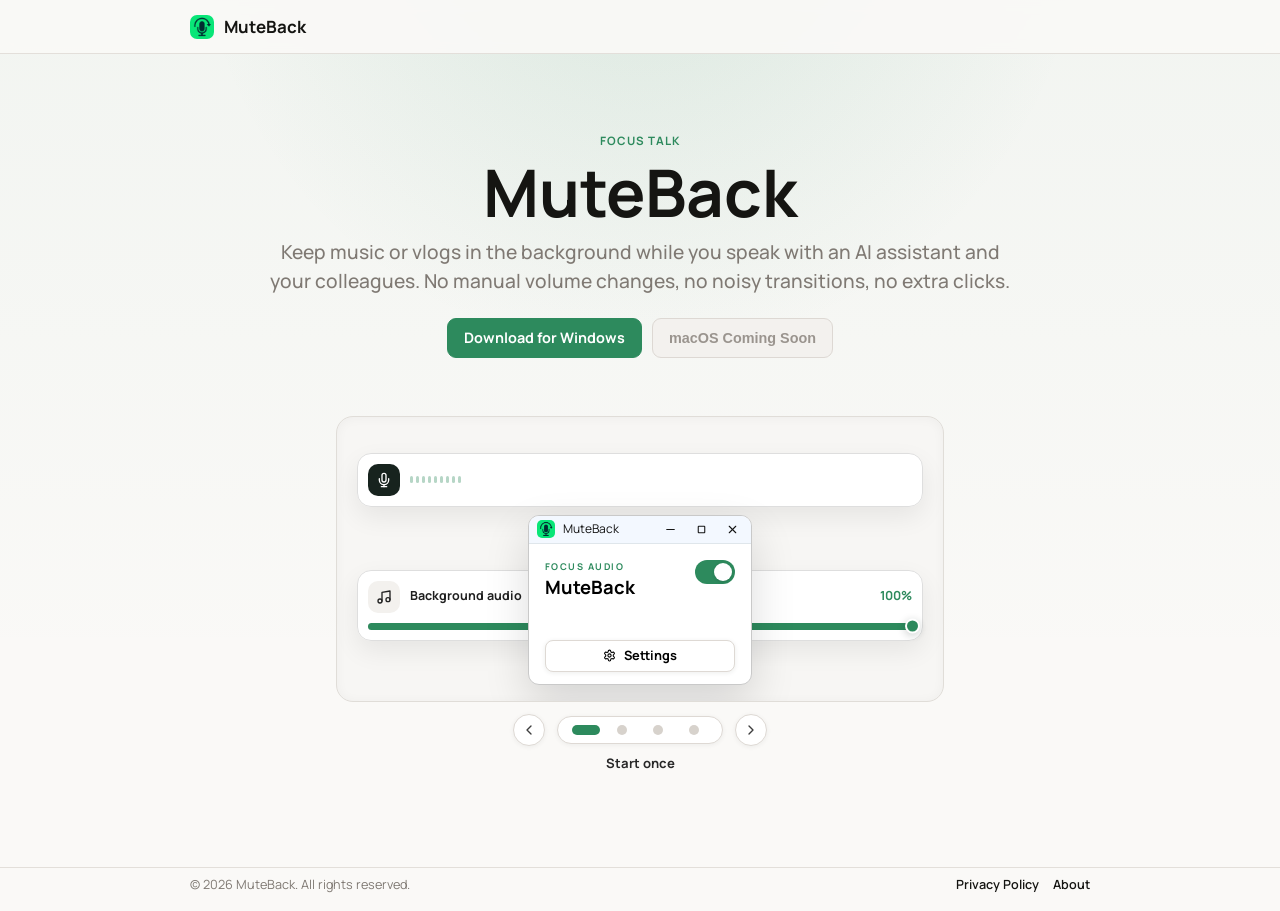
<file: site/index.html>
<!doctype html>
<html lang="en">
  <head>
    <meta charset="UTF-8" />
    <meta name="viewport" content="width=device-width, initial-scale=1.0" />
    <title>MuteBack</title>
    <meta
      name="description"
      content="MuteBack automatically lowers background audio when you speak and restores it smoothly."
    />
    <link rel="icon" type="image/png" sizes="32x32" href="./assets/favicon-32.png" />
    <link rel="icon" type="image/png" sizes="16x16" href="./assets/favicon-16.png" />
    <link rel="apple-touch-icon" href="./assets/apple-touch-icon.png" />
    <link rel="stylesheet" href="./styles.css" />
    <script src="./demo.js" defer></script>
  </head>
  <body>
    <header class="site-header">
      <div class="bar-inner">
        <a class="brand" href="#top" aria-label="MuteBack home">
          <img src="./assets/muteback-icon.png" alt="" />
          <span>MuteBack</span>
        </a>
      </div>
    </header>

    <main id="top">
      <section class="hero section">
        <div class="container">
          <p class="eyebrow">Focus Talk</p>
          <h1>MuteBack</h1>
          <p class="lead">
            Keep music or vlogs in the background while you speak with an AI assistant and your colleagues. No manual
            volume changes, no noisy transitions, no extra clicks.
          </p>
          <div class="cta-row" id="get-started">
            <a class="button primary" href="https://github.com/MuteBack/app/releases/latest/download/MuteBack_x64.exe">Download for Windows</a>
            <button type="button" class="button secondary" disabled>macOS Coming Soon</button>
          </div>
        </div>
      </section>

      <section class="demo-section" aria-label="MuteBack interactive audio ducking demo">
        <div class="demo-shell" data-demo data-step="0">
          <div class="demo-stage" aria-hidden="true">
            <div class="voice-card">
              <div class="voice-icon">
                <svg viewBox="0 0 24 24" aria-hidden="true">
                  <path d="M12 2a3 3 0 0 0-3 3v7a3 3 0 0 0 6 0V5a3 3 0 0 0-3-3Z" />
                  <path d="M19 10v2a7 7 0 0 1-14 0v-2" />
                  <path d="M12 19v3" />
                  <path d="M8 22h8" />
                </svg>
              </div>
              <div class="waveform">
                <span style="--bar-height: 8px; --delay: 0ms"></span>
                <span style="--bar-height: 16px; --delay: 35ms"></span>
                <span style="--bar-height: 24px; --delay: 70ms"></span>
                <span style="--bar-height: 13px; --delay: 105ms"></span>
                <span style="--bar-height: 30px; --delay: 140ms"></span>
                <span style="--bar-height: 18px; --delay: 175ms"></span>
                <span style="--bar-height: 10px; --delay: 210ms"></span>
                <span style="--bar-height: 25px; --delay: 245ms"></span>
                <span style="--bar-height: 15px; --delay: 280ms"></span>
              </div>
            </div>

            <div class="music-card">
              <div class="music-row">
                <div class="music-icon">
                  <svg viewBox="0 0 24 24" aria-hidden="true">
                    <path d="M9 18V5l12-2v13" />
                    <circle cx="6" cy="18" r="3" />
                    <circle cx="18" cy="16" r="3" />
                  </svg>
                </div>
                <div class="music-title">Background audio</div>
                <div class="music-volume" data-demo-volume>100%</div>
              </div>
              <div class="music-meter">
                <div class="music-fill"></div>
                <div class="music-knob"></div>
              </div>
            </div>

            <div class="app-window-wrap">
              <div class="window-chrome app-window">
                <div class="window-titlebar">
                  <div class="window-title">
                    <img class="demo-logo" src="./assets/muteback-icon.png" alt="" aria-hidden="true" />
                    <span>MuteBack</span>
                  </div>
                  <div class="window-actions" aria-hidden="true">
                    <svg viewBox="0 0 24 24"><path d="M5 12h14" /></svg>
                    <svg viewBox="0 0 24 24"><rect x="6" y="6" width="12" height="12" rx="1" /></svg>
                    <svg viewBox="0 0 24 24"><path d="M18 6 6 18" /><path d="m6 6 12 12" /></svg>
                  </div>
                </div>
                <div class="app-window-body">
                  <div class="app-window-head">
                    <div>
                      <div class="app-kicker">Focus Audio</div>
                      <div class="app-title">MuteBack</div>
                    </div>
                    <div class="demo-toggle" aria-hidden="true"><span></span></div>
                  </div>
                  <div class="settings-button">
                    <svg viewBox="0 0 24 24" aria-hidden="true">
                      <path d="M12.22 2h-.44a2 2 0 0 0-2 2v.18a2 2 0 0 1-1 1.73l-.43.25a2 2 0 0 1-2 0l-.15-.08a2 2 0 0 0-2.73.73l-.22.38a2 2 0 0 0 .73 2.73l.15.1a2 2 0 0 1 1 1.72v.51a2 2 0 0 1-1 1.74l-.15.09a2 2 0 0 0-.73 2.73l.22.38a2 2 0 0 0 2.73.73l.15-.08a2 2 0 0 1 2 0l.43.25a2 2 0 0 1 1 1.73V20a2 2 0 0 0 2 2h.44a2 2 0 0 0 2-2v-.18a2 2 0 0 1 1-1.73l.43-.25a2 2 0 0 1 2 0l.15.08a2 2 0 0 0 2.73-.73l.22-.38a2 2 0 0 0-.73-2.73l-.15-.09a2 2 0 0 1-1-1.74v-.51a2 2 0 0 1 1-1.72l.15-.1a2 2 0 0 0 .73-2.73l-.22-.38a2 2 0 0 0-2.73-.73l-.15.08a2 2 0 0 1-2 0l-.43-.25a2 2 0 0 1-1-1.73V4a2 2 0 0 0-2-2Z" />
                      <circle cx="12" cy="12" r="3" />
                    </svg>
                    <span>Settings</span>
                  </div>
                </div>
              </div>
            </div>

            <div class="ducking-badge">Ducking to 10%</div>

            <div class="tray-pill">
              <span class="tray-caret">^</span>
              <span class="tray-logo-wrap">
                <img class="tray-logo" src="./assets/muteback-icon.png" alt="" aria-hidden="true" />
                <span class="tray-status"></span>
              </span>
              <svg class="tray-volume" viewBox="0 0 24 24" aria-hidden="true">
                <path d="M11 5 6 9H2v6h4l5 4V5Z" />
                <path d="M15.54 8.46a5 5 0 0 1 0 7.07" />
                <path d="M19.07 4.93a10 10 0 0 1 0 14.14" />
              </svg>
              <span class="tray-time">10:24</span>
            </div>
          </div>

          <div class="demo-controls" aria-label="Demo controls">
            <button class="demo-arrow" type="button" data-demo-prev aria-label="Previous step">
              <svg viewBox="0 0 24 24" aria-hidden="true"><path d="m15 18-6-6 6-6" /></svg>
            </button>
            <div class="demo-dots" aria-label="Demo steps">
              <button type="button" data-demo-dot="0" aria-label="Start once"><span></span></button>
              <button type="button" data-demo-dot="1" aria-label="Runs quietly"><span></span></button>
              <button type="button" data-demo-dot="2" aria-label="Audio ducks"><span></span></button>
              <button type="button" data-demo-dot="3" aria-label="Sound returns"><span></span></button>
            </div>
            <button class="demo-arrow" type="button" data-demo-next aria-label="Next step">
              <svg viewBox="0 0 24 24" aria-hidden="true"><path d="m9 18 6-6-6-6" /></svg>
            </button>
          </div>

          <p class="demo-caption" aria-live="polite" data-demo-caption>Start once</p>
        </div>
      </section>
    </main>

    <footer class="site-footer">
      <div class="bar-inner">
        <p class="footer-copy">&copy; 2026 MuteBack. All rights reserved.</p>
        <nav class="footer-links" aria-label="Footer">
          <a href="./privacy.html">Privacy Policy</a>
          <a href="./about.html">About</a>
        </nav>
      </div>
    </footer>
  </body>
</html>
</file>
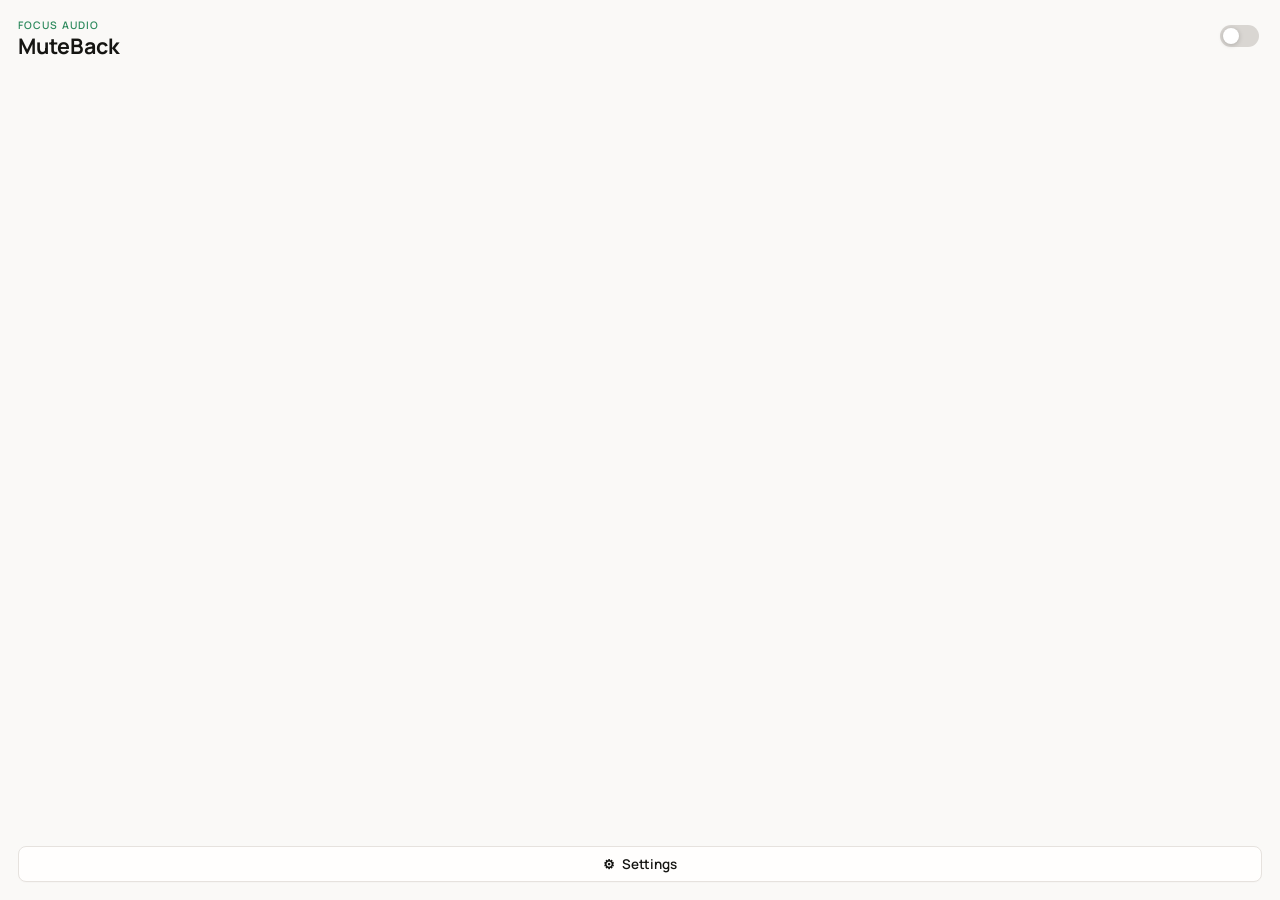
<file: ui/index.html>
<!doctype html>
<html lang="en">
  <head>
    <meta charset="UTF-8" />
    <meta name="viewport" content="width=device-width, initial-scale=1.0" />
    <title>MuteBack</title>
    <link rel="icon" type="image/png" href="./muteback-icon.png" />
    <link rel="stylesheet" href="./styles.css" />
  </head>
  <body>
    <main class="app-shell">
      <section class="home-page" id="home-page">
        <div class="window-frame home-frame">
          <div class="home-content">
            <div class="hero-row">
              <div>
                <p class="eyebrow">Focus Audio</p>
                <h1>MuteBack</h1>
              </div>
              <label class="switch-only" aria-label="Enable MuteBack">
                <input id="app-enabled" type="checkbox" />
              </label>
            </div>

            <button type="button" class="settings-link" id="open-settings">
              <span aria-hidden="true">&#9881;</span>
              Settings
            </button>
          </div>
        </div>
      </section>

      <section class="settings-page" id="settings-page" hidden>
        <div class="window-frame settings-frame">
          <div class="settings-scroll">
            <header class="page-header">
              <button type="button" class="back-button" id="close-settings" aria-label="Back">
                &lsaquo;
              </button>
              <div>
                <p class="eyebrow">Controls</p>
                <h2 id="settings-title">Settings</h2>
              </div>
            </header>

            <div class="settings-section">
              <p class="section-label">Input</p>
              <section class="settings-card input-card">
                <span>Microphone</span>
                <select id="microphone-select"></select>
              </section>
            </div>

            <div class="settings-section">
              <p class="section-label">Detection</p>
              <section class="settings-card sensitivity-card">
                <div class="quick-row">
                  <div>
                    <h3>Voice Pickup</h3>
                    <p>Quieter or farther speech</p>
                  </div>
                  <output class="meter-value" id="voice-sensitivity-value">65%</output>
                </div>
                <input
                  id="voice-sensitivity"
                  class="range"
                  type="range"
                  min="0"
                  max="100"
                  step="1"
                />
                <div class="sensitivity-scale" aria-hidden="true">
                  <span>Strict</span>
                  <span>Balanced</span>
                  <span>Sensitive</span>
                </div>
              </section>
            </div>

            <div class="settings-section">
              <p class="section-label">Manual Restore</p>
              <section class="settings-card manual-restore-card">
                <label class="toggle-row">
                  <span>
                    <strong>Manual Restore</strong>
                    <small>Keep audio low until I press restore</small>
                  </span>
                  <input id="manual-restore" type="checkbox" />
                </label>
              </section>
            </div>

            <div class="settings-section">
              <p class="section-label">Restore</p>
              <section class="settings-card restore-delay-card">
                <div class="setting-row">
                  <div>
                    <h3>Restore Delay</h3>
                    <p>After speech stops</p>
                  </div>
                  <label class="compact-number">
                    <span>Delay</span>
                    <input id="restore-delay-ms" type="number" min="0" max="10000" step="100" />
                  </label>
                </div>
              </section>
            </div>

            <div class="settings-section">
              <p class="section-label">Ducking</p>
              <section class="settings-card ducking-card">
                <div class="quick-row">
                  <div>
                    <h3>Level</h3>
                    <p>Background volume while speaking</p>
                  </div>
                  <output class="meter-value" id="duck-level-value">10%</output>
                </div>
                <input id="duck-level" class="range" type="range" min="0" max="100" step="1" />
              </section>
            </div>

            <div class="settings-section">
              <p class="section-label">Transition</p>
              <section class="settings-card transition-card">
                <div class="setting-row">
                  <div>
                    <h3>Mode</h3>
                    <p>Background audio movement</p>
                  </div>
                  <div class="segmented" role="group" aria-label="Transition">
                    <button type="button" class="segment" data-transition="smooth">Smooth</button>
                    <button type="button" class="segment" data-transition="instant">Instant</button>
                  </div>
                </div>

                <div class="timing-grid" id="timing-grid">
                  <label>
                    <span>Fade Down</span>
                    <input id="duck-fade-ms" type="number" min="0" max="2000" step="10" />
                  </label>
                  <label>
                    <span>Fade Up</span>
                    <input id="restore-fade-ms" type="number" min="0" max="3000" step="10" />
                  </label>
                </div>
              </section>
            </div>

            <div class="settings-summary" hidden>
              <div>
                <span>Restore</span>
                <strong id="restore-mode-label">Automatic</strong>
              </div>
              <div>
                <span>Voice Match</span>
                <strong id="voice-match-label">Off</strong>
              </div>
              <div>
                <span>Microphone</span>
                <strong id="microphone-label">Default</strong>
              </div>
            </div>
          </div>
        </div>
      </section>
    </main>

    <script type="module" src="./main.js"></script>
  </body>
</html>
</file>
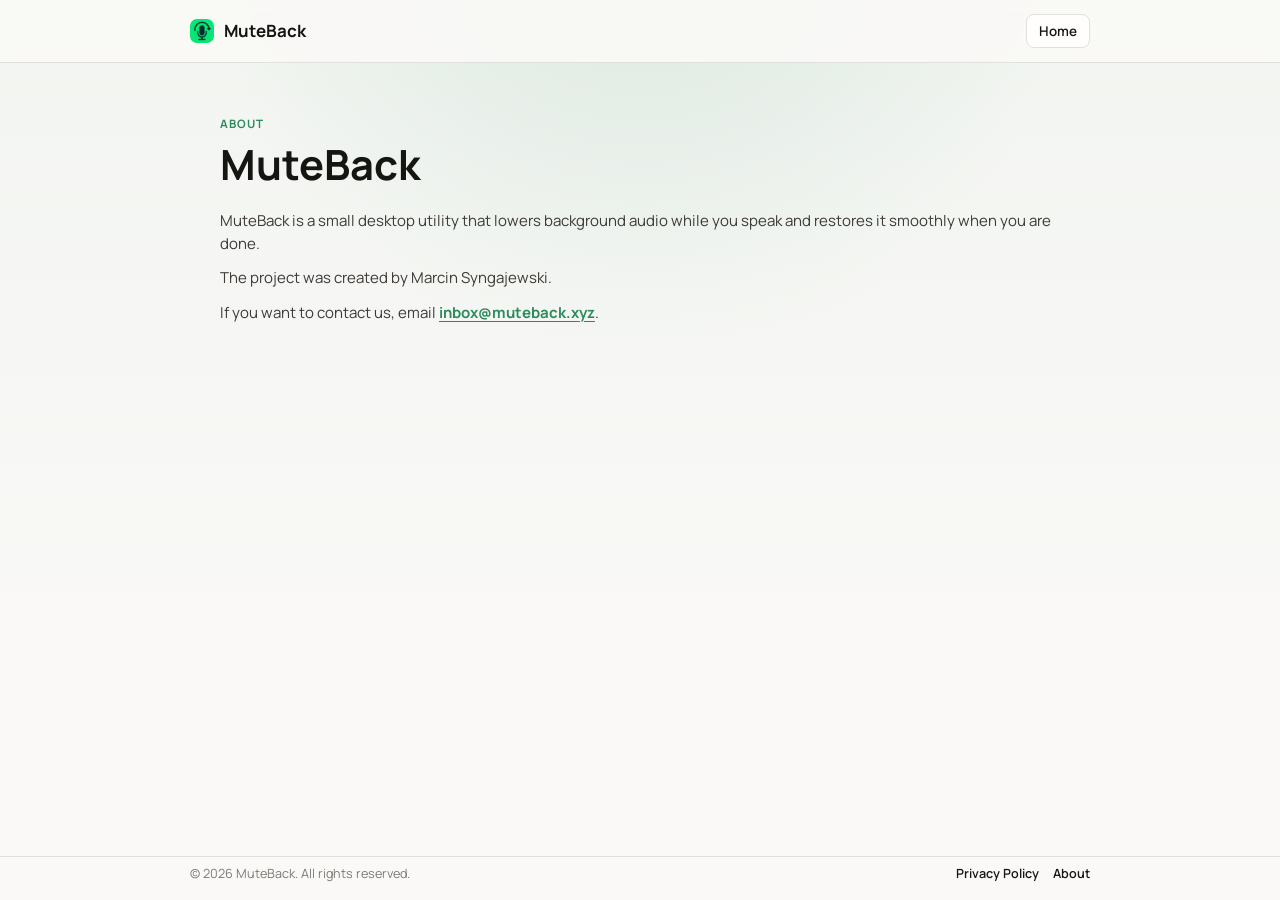
<file: site/about.html>
<!doctype html>
<html lang="en">
  <head>
    <meta charset="UTF-8" />
    <meta name="viewport" content="width=device-width, initial-scale=1.0" />
    <title>About MuteBack</title>
    <meta name="description" content="About MuteBack and contact information." />
    <link rel="icon" type="image/png" sizes="32x32" href="./assets/favicon-32.png" />
    <link rel="icon" type="image/png" sizes="16x16" href="./assets/favicon-16.png" />
    <link rel="apple-touch-icon" href="./assets/apple-touch-icon.png" />
    <link rel="stylesheet" href="./styles.css" />
  </head>
  <body class="text-page">
    <header class="site-header">
      <div class="bar-inner">
        <a class="brand" href="./index.html" aria-label="MuteBack home">
          <img src="./assets/muteback-icon.png" alt="" />
          <span>MuteBack</span>
        </a>
        <a class="header-link" href="./index.html">Home</a>
      </div>
    </header>

    <main class="page-main">
      <div class="page-container">
        <p class="eyebrow">About</p>
        <h1 class="page-title">MuteBack</h1>
        <div class="about-copy">
          <p>
            MuteBack is a small desktop utility that lowers background audio while you speak and
            restores it smoothly when you are done.
          </p>
          <p>The project was created by Marcin Syngajewski.</p>
          <p>
            If you want to contact us, email
            <a href="mailto:inbox@muteback.xyz">inbox@muteback.xyz</a>.
          </p>
        </div>
      </div>
    </main>

    <footer class="site-footer">
      <div class="bar-inner">
        <p class="footer-copy">&copy; 2026 MuteBack. All rights reserved.</p>
        <nav class="footer-links" aria-label="Footer">
          <a href="./privacy.html">Privacy Policy</a>
          <a href="./about.html">About</a>
        </nav>
      </div>
    </footer>
  </body>
</html>
</file>
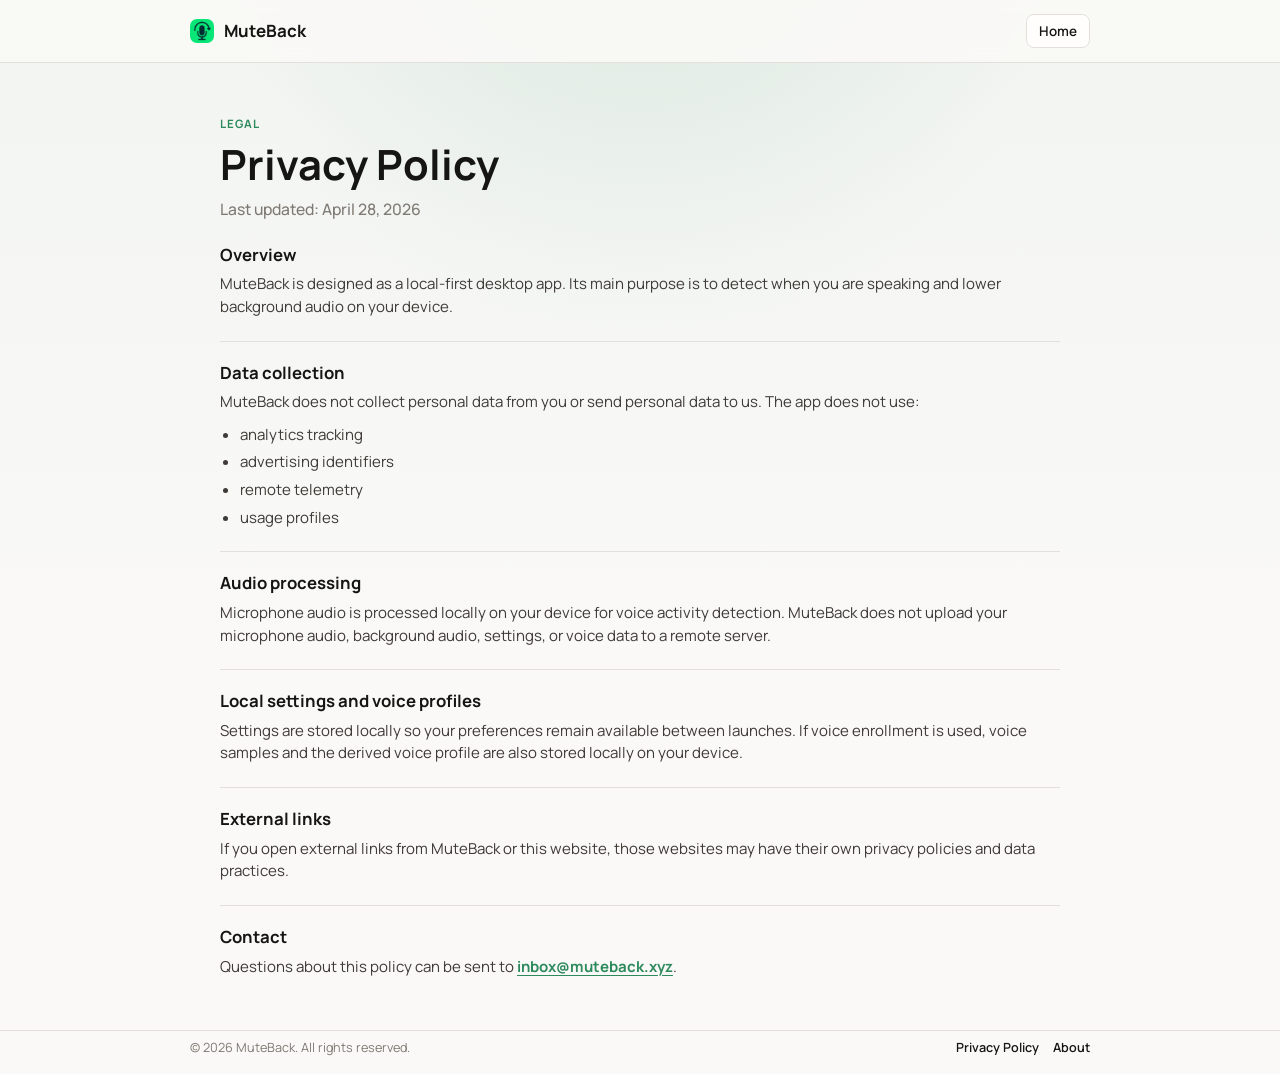
<file: site/privacy.html>
<!doctype html>
<html lang="en">
  <head>
    <meta charset="UTF-8" />
    <meta name="viewport" content="width=device-width, initial-scale=1.0" />
    <title>MuteBack Privacy Policy</title>
    <meta
      name="description"
      content="MuteBack Privacy Policy. Minimal and local-first data handling."
    />
    <link rel="icon" type="image/png" sizes="32x32" href="./assets/favicon-32.png" />
    <link rel="icon" type="image/png" sizes="16x16" href="./assets/favicon-16.png" />
    <link rel="apple-touch-icon" href="./assets/apple-touch-icon.png" />
    <link rel="stylesheet" href="./styles.css" />
  </head>
  <body class="text-page">
    <header class="site-header">
      <div class="bar-inner">
        <a class="brand" href="./index.html" aria-label="MuteBack home">
          <img src="./assets/muteback-icon.png" alt="" />
          <span>MuteBack</span>
        </a>
        <a class="header-link" href="./index.html">Home</a>
      </div>
    </header>

    <main class="page-main">
      <div class="page-container">
        <p class="eyebrow">Legal</p>
        <h1 class="page-title">Privacy Policy</h1>
        <p class="page-lead">Last updated: April 28, 2026</p>

        <article class="legal-document">
          <section class="legal-section">
            <h2>Overview</h2>
            <p>
              MuteBack is designed as a local-first desktop app. Its main purpose is to detect when
              you are speaking and lower background audio on your device.
            </p>
          </section>

          <section class="legal-section">
            <h2>Data collection</h2>
            <p>
              MuteBack does not collect personal data from you or send personal data to us. The app
              does not use:
            </p>
            <ul>
              <li>analytics tracking</li>
              <li>advertising identifiers</li>
              <li>remote telemetry</li>
              <li>usage profiles</li>
            </ul>
          </section>

          <section class="legal-section">
            <h2>Audio processing</h2>
            <p>
              Microphone audio is processed locally on your device for voice activity detection.
              MuteBack does not upload your microphone audio, background audio, settings, or voice
              data to a remote server.
            </p>
          </section>

          <section class="legal-section">
            <h2>Local settings and voice profiles</h2>
            <p>
              Settings are stored locally so your preferences remain available between launches. If
              voice enrollment is used, voice samples and the derived voice profile are also stored
              locally on your device.
            </p>
          </section>

          <section class="legal-section">
            <h2>External links</h2>
            <p>
              If you open external links from MuteBack or this website, those websites may have
              their own privacy policies and data practices.
            </p>
          </section>

          <section class="legal-section">
            <h2>Contact</h2>
            <p>
              Questions about this policy can be sent to
              <a href="mailto:inbox@muteback.xyz">inbox@muteback.xyz</a>.
            </p>
          </section>
        </article>
      </div>
    </main>

    <footer class="site-footer">
      <div class="bar-inner">
        <p class="footer-copy">&copy; 2026 MuteBack. All rights reserved.</p>
        <nav class="footer-links" aria-label="Footer">
          <a href="./privacy.html">Privacy Policy</a>
          <a href="./about.html">About</a>
        </nav>
      </div>
    </footer>
  </body>
</html>
</file>
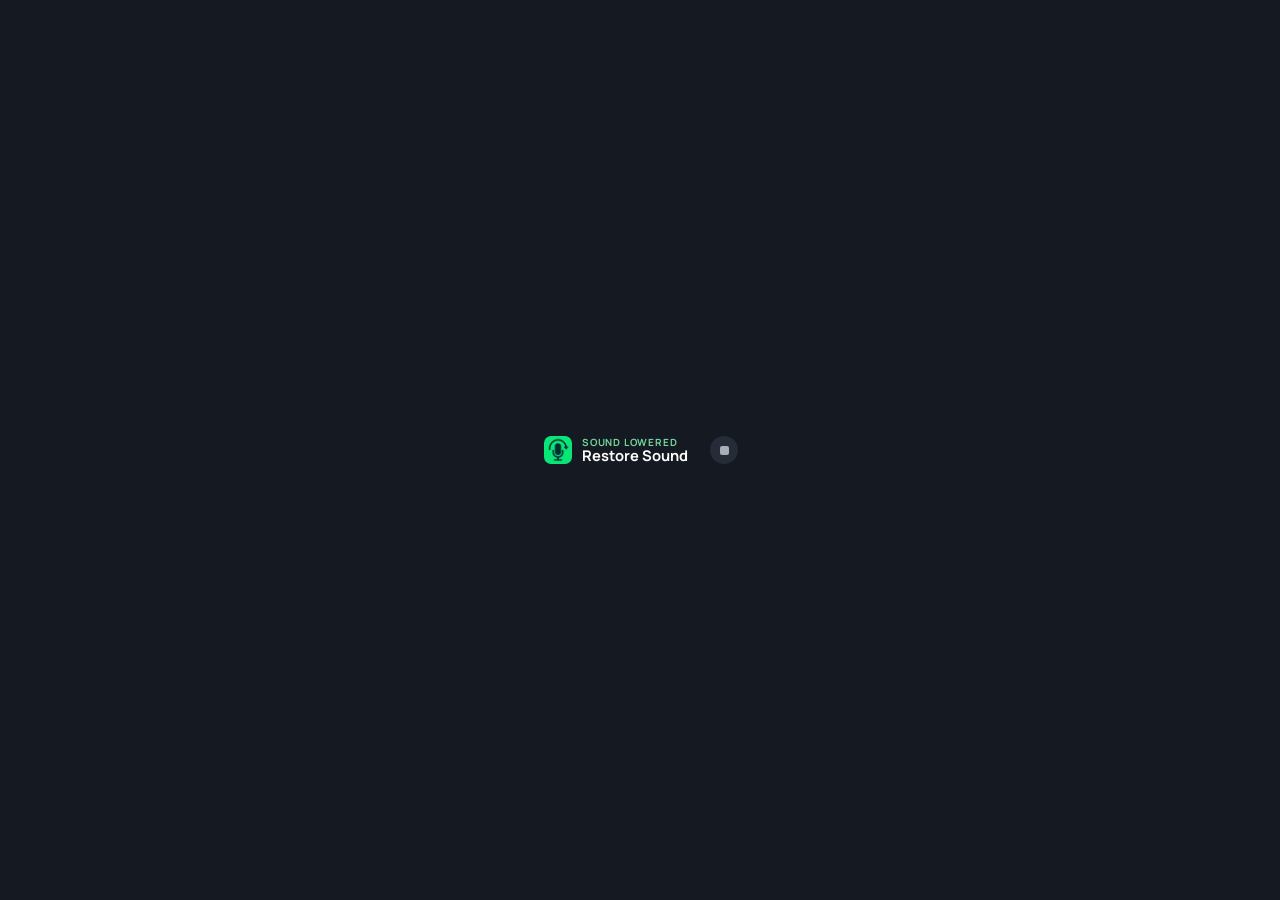
<file: ui/restore.html>
<!doctype html>
<html lang="en" class="restore-document">
  <head>
    <meta charset="UTF-8" />
    <meta name="viewport" content="width=device-width, initial-scale=1.0" />
    <title>Restore Sound</title>
    <link rel="icon" type="image/png" href="./muteback-icon.png" />
    <link rel="stylesheet" href="./styles.css" />
  </head>
  <body class="restore-body">
    <main class="restore-window">
      <button type="button" class="restore-pill" id="restore-sound">
        <img class="restore-icon" src="./muteback-icon.png" alt="" aria-hidden="true" />
        <span>
          <small>Sound Lowered</small>
          <strong class="restore-label" id="restore-label">Restore Sound</strong>
        </span>
        <span class="restore-stop" aria-hidden="true"></span>
      </button>
    </main>

    <script type="module" src="./restore.js"></script>
  </body>
</html>
</file>
<file: site/styles.css>
@font-face {
  font-family: "Manrope";
  font-style: normal;
  font-weight: 400;
  font-display: swap;
  src: url("./fonts/Manrope-400.woff2") format("woff2");
}

@font-face {
  font-family: "Manrope";
  font-style: normal;
  font-weight: 500;
  font-display: swap;
  src: url("./fonts/Manrope-500.woff2") format("woff2");
}

@font-face {
  font-family: "Manrope";
  font-style: normal;
  font-weight: 600;
  font-display: swap;
  src: url("./fonts/Manrope-600.woff2") format("woff2");
}

@font-face {
  font-family: "Manrope";
  font-style: normal;
  font-weight: 700;
  font-display: swap;
  src: url("./fonts/Manrope-700.woff2") format("woff2");
}

:root {
  --bg: #faf9f7;
  --surface: #fffefd;
  --line: #e3dfda;
  --text: #151512;
  --muted: #7f7973;
  --accent: #2d8a5d;
  --accent-soft: #f1f9f4;
}

* {
  box-sizing: border-box;
}

html,
body {
  margin: 0;
  width: 100%;
  min-height: 100%;
}

body {
  font-family: "Manrope", "Segoe UI", sans-serif;
  color: var(--text);
  background:
    radial-gradient(circle at 50% -10%, rgba(45, 138, 93, 0.12), transparent 28rem),
    linear-gradient(180deg, rgba(45, 138, 93, 0.04), rgba(45, 138, 93, 0) 42rem),
    linear-gradient(var(--bg), var(--bg));
  line-height: 1.5;
  display: flex;
  flex-direction: column;
  min-height: 100svh;
}

main {
  flex: 1;
}

.site-header {
  position: sticky;
  top: 0;
  z-index: 10;
  width: 100%;
  padding: 14px clamp(18px, 4vw, 42px);
  border-bottom: 1px solid var(--line);
  background: rgba(250, 249, 247, 0.92);
  backdrop-filter: blur(6px);
}

.bar-inner {
  display: flex;
  align-items: center;
  justify-content: space-between;
  gap: 10px;
  width: min(900px, 100%);
  margin: 0 auto;
}

.brand {
  display: inline-flex;
  align-items: center;
  gap: 10px;
  color: inherit;
  text-decoration: none;
}

.brand img {
  width: 24px;
  height: 24px;
  border-radius: 7px;
  object-fit: contain;
}

.brand span {
  font-size: 1.06rem;
  font-weight: 700;
}

.header-link {
  display: inline-flex;
  align-items: center;
  justify-content: center;
  min-height: 34px;
  padding: 0 12px;
  border: 1px solid var(--line);
  border-radius: 8px;
  background: var(--surface);
  color: var(--text);
  font-size: 0.84rem;
  font-weight: 600;
  text-decoration: none;
}

.section {
  width: 100%;
  padding: clamp(28px, 6vw, 70px) clamp(18px, 4vw, 42px);
}

.demo-section {
  width: 100%;
  padding: 0 clamp(18px, 4vw, 42px) clamp(44px, 7vw, 78px);
}

.demo-shell {
  position: relative;
  width: min(640px, 100%);
  margin: 0 auto;
  padding: clamp(12px, 2vw, 16px);
  overflow: hidden;
}

.demo-stage {
  position: relative;
  min-height: clamp(248px, 28vw, 286px);
  overflow: hidden;
  border: 1px solid #e0ddd8;
  border-radius: 17px;
  background: #f7f6f4;
  box-shadow: inset 0 1px 12px rgba(22, 34, 29, 0.04);
}

.voice-card,
.music-card {
  position: absolute;
  left: clamp(12px, 3vw, 20px);
  right: clamp(12px, 3vw, 20px);
  border: 1px solid #dedede;
  border-radius: 14px;
  background: rgba(255, 255, 255, 0.92);
  box-shadow: 0 10px 26px rgba(0, 0, 0, 0.07);
}

.voice-card {
  top: clamp(20px, 3.5vw, 36px);
  display: flex;
  align-items: center;
  gap: 10px;
  padding: 10px;
  backdrop-filter: blur(4px);
}

.voice-icon,
.music-icon {
  display: grid;
  width: 32px;
  height: 32px;
  place-items: center;
  border-radius: 10px;
  flex: 0 0 auto;
}

.voice-icon {
  background: #17231e;
  color: #ffffff;
}

.music-icon {
  background: #f3f1ee;
  color: #222222;
}

.voice-icon svg,
.music-icon svg,
.settings-button svg,
.tray-volume,
.demo-arrow svg,
.window-actions svg {
  width: 16px;
  height: 16px;
  fill: none;
  stroke: currentColor;
  stroke-width: 2;
  stroke-linecap: round;
  stroke-linejoin: round;
}

.waveform {
  display: flex;
  height: 32px;
  align-items: center;
  gap: 3px;
}

.waveform span {
  width: 3px;
  height: 7px;
  border-radius: 999px;
  background: var(--accent);
  opacity: 0.35;
  transition: opacity 160ms ease;
}

.demo-shell[data-step="2"] .waveform span {
  animation: demo-wave 720ms var(--delay) infinite;
}

.music-card {
  bottom: clamp(52px, 6vw, 60px);
  padding: 10px;
  background: rgba(255, 255, 255, 0.96);
}

.music-row {
  display: flex;
  align-items: center;
  gap: 10px;
  margin-bottom: 10px;
}

.music-title {
  flex: 1;
  color: #1f1f1f;
  font-size: 0.78rem;
  font-weight: 700;
}

.music-volume {
  width: 42px;
  color: var(--accent);
  font-size: 0.78rem;
  font-weight: 700;
  text-align: right;
}

.music-meter {
  position: relative;
  height: 7px;
  border-radius: 999px;
  background: #e5e1dc;
}

.music-fill {
  position: absolute;
  inset: 0 auto 0 0;
  width: 100%;
  border-radius: inherit;
  background: var(--accent);
  transition: width 260ms ease-in-out;
}

.music-knob {
  position: absolute;
  top: 50%;
  left: calc(100% - 7px);
  width: 15px;
  height: 15px;
  border: 2px solid #ffffff;
  border-radius: 999px;
  background: var(--accent);
  box-shadow: 0 2px 8px rgba(20, 32, 28, 0.22);
  transform: translateY(-50%);
  transition: left 260ms ease-in-out;
}

.demo-shell[data-step="2"] .music-fill {
  width: 10%;
  transition-duration: 180ms;
}

.demo-shell[data-step="2"] .music-knob {
  left: calc(10% - 7px);
  transition-duration: 180ms;
}

.app-window-wrap {
  position: absolute;
  top: clamp(88px, 10vw, 98px);
  left: 50%;
  width: min(224px, calc(100% - 36px));
  opacity: 0;
  pointer-events: none;
  transform: translate(-50%, 142px) scale(0.38);
  transform-origin: 80% 100%;
  transition:
    opacity 460ms ease,
    transform 560ms ease-in-out;
}

.demo-shell[data-step="0"] .app-window-wrap {
  opacity: 1;
  transform: translate(-50%, 0) scale(1);
}

.window-chrome {
  overflow: hidden;
  border: 1px solid #c9c9c9;
  border-radius: 11px;
  background: #ffffff;
  box-shadow: 0 18px 45px rgba(0, 0, 0, 0.14);
}

.window-titlebar {
  display: flex;
  height: 28px;
  align-items: center;
  justify-content: space-between;
  gap: 8px;
  border-bottom: 1px solid #dfe6eb;
  background: #f3f8ff;
  padding: 0 8px;
  color: #151515;
  font-size: 0.75rem;
}

.window-title {
  display: flex;
  align-items: center;
  gap: 8px;
  min-width: 0;
}

.demo-logo,
.tray-logo {
  display: block;
  border-radius: 5px;
  object-fit: contain;
}

.demo-logo {
  width: 18px;
  height: 18px;
  flex: 0 0 auto;
}

.window-actions {
  display: flex;
  align-items: center;
  gap: 18px;
  padding-right: 4px;
  color: #151515;
}

.window-actions svg {
  width: 13px;
  height: 13px;
}

.app-window-body {
  padding: 16px 16px 12px;
}

.app-window-head {
  display: flex;
  align-items: flex-start;
  justify-content: space-between;
  gap: 12px;
}

.app-kicker {
  color: var(--accent);
  font-size: 0.58rem;
  font-weight: 700;
  letter-spacing: 0.16em;
  text-transform: uppercase;
}

.app-title {
  margin-top: 4px;
  color: #000000;
  font-size: 1.15rem;
  font-weight: 700;
  letter-spacing: 0;
  line-height: 1.1;
}

.demo-toggle {
  position: relative;
  width: 40px;
  height: 24px;
  border-radius: 999px;
  background: var(--accent);
}

.demo-toggle span {
  position: absolute;
  top: 3px;
  left: 19px;
  width: 18px;
  height: 18px;
  border-radius: 50%;
  background: #ffffff;
  box-shadow: 0 1px 3px rgba(20, 32, 28, 0.16);
}

.settings-button {
  display: flex;
  height: 32px;
  align-items: center;
  justify-content: center;
  gap: 8px;
  margin-top: 42px;
  border: 1px solid #ded9d4;
  border-radius: 8px;
  background: #ffffff;
  color: #000000;
  font-size: 0.8rem;
  font-weight: 700;
  box-shadow: 0 1px 5px rgba(20, 32, 28, 0.08);
}

.settings-button svg {
  width: 13px;
  height: 13px;
}

.ducking-badge {
  position: absolute;
  top: clamp(100px, 10vw, 108px);
  right: clamp(12px, 3vw, 20px);
  opacity: 0;
  border: 1px solid #cde9d9;
  border-radius: 999px;
  background: #ffffff;
  padding: 6px 10px;
  color: var(--accent);
  font-size: 0.7rem;
  font-weight: 700;
  pointer-events: none;
  transform: translateY(8px);
  transition:
    opacity 180ms ease,
    transform 180ms ease;
  box-shadow: 0 1px 8px rgba(20, 32, 28, 0.08);
}

.demo-shell[data-step="2"] .ducking-badge {
  opacity: 1;
  transform: translateY(0);
}

.tray-pill {
  position: absolute;
  right: clamp(12px, 3vw, 18px);
  bottom: 14px;
  display: flex;
  height: 34px;
  align-items: center;
  gap: 7px;
  border: 1px solid #d2d2d2;
  border-radius: 10px;
  background: #fbfbfb;
  padding: 0 10px;
  opacity: 0;
  pointer-events: none;
  transform: translateY(10px) scale(0.96);
  transition:
    opacity 240ms ease,
    transform 240ms ease;
  box-shadow: 0 10px 28px rgba(0, 0, 0, 0.12);
}

.demo-shell[data-step="1"] .tray-pill,
.demo-shell[data-step="2"] .tray-pill,
.demo-shell[data-step="3"] .tray-pill {
  opacity: 1;
  transform: translateY(0) scale(1);
}

.tray-caret {
  color: #606060;
  font-size: 0.75rem;
  line-height: 1;
}

.tray-logo-wrap {
  position: relative;
  display: inline-grid;
  width: 20px;
  height: 20px;
  place-items: center;
  border-radius: 5px;
  transition: box-shadow 180ms ease;
}

.tray-logo {
  width: 20px;
  height: 20px;
}

.demo-shell[data-step="2"] .tray-logo-wrap {
  box-shadow: 0 0 0 7px rgba(47, 143, 99, 0.18);
}

.tray-status {
  position: absolute;
  top: -1px;
  right: -1px;
  width: 8px;
  height: 8px;
  border: 1px solid #ffffff;
  border-radius: 50%;
  background: var(--accent);
  opacity: 0;
}

.demo-shell[data-step="2"] .tray-status {
  opacity: 1;
}

.tray-volume {
  width: 14px;
  height: 14px;
  color: #606060;
}

.tray-time {
  color: #3d3d3d;
  font-size: 0.7rem;
  font-weight: 600;
}

.demo-controls {
  display: flex;
  align-items: center;
  justify-content: center;
  gap: 12px;
  margin-top: 12px;
}

.demo-arrow,
.demo-dots {
  border: 1px solid #ded9d4;
  background: #ffffff;
  box-shadow: 0 1px 5px rgba(20, 32, 28, 0.06);
}

.demo-arrow {
  display: grid;
  width: 32px;
  height: 32px;
  place-items: center;
  border-radius: 50%;
  color: #3d3d3d;
  cursor: pointer;
  transition:
    background 160ms ease,
    transform 160ms ease;
}

.demo-arrow:hover {
  background: #f7f6f4;
  transform: translateY(-1px);
}

.demo-arrow svg {
  width: 16px;
  height: 16px;
}

.demo-dots {
  display: flex;
  align-items: center;
  gap: 8px;
  border-radius: 999px;
  padding: 7px 14px;
}

.demo-dots button {
  display: grid;
  width: 28px;
  height: 12px;
  place-items: center;
  border: 0;
  background: transparent;
  padding: 0;
  cursor: pointer;
}

.demo-dots span {
  display: block;
  width: 10px;
  height: 10px;
  border-radius: 999px;
  background: #d7d2cc;
  transition:
    width 180ms ease,
    background 180ms ease;
}

.demo-dots button:hover span {
  background: #bdb7b0;
}

.demo-dots button[aria-pressed="true"] span {
  width: 28px;
  background: var(--accent);
}

.demo-caption {
  margin: 8px 0 0;
  color: #282828;
  font-size: 0.82rem;
  font-weight: 700;
  text-align: center;
}

.hero {
  min-height: 0;
  padding-top: clamp(46px, 8vw, 78px);
  padding-bottom: clamp(28px, 4.2vw, 42px);
}

.container {
  width: min(900px, 100%);
  margin: 0 auto;
}

.hero .container {
  width: min(760px, 100%);
  text-align: center;
}

.eyebrow {
  margin: 0 0 10px;
  color: var(--accent);
  font-size: 0.72rem;
  font-weight: 700;
  letter-spacing: 0.08em;
  text-transform: uppercase;
}

h1 {
  margin: 0;
  font-size: clamp(2.55rem, 6vw, 4.1rem);
  font-weight: 700;
  line-height: 0.98;
}

.lead {
  margin: 14px auto 0;
  max-width: 66ch;
  color: var(--muted);
  font-size: clamp(1.02rem, 2vw, 1.2rem);
  font-weight: 500;
}

.cta-row {
  display: flex;
  flex-wrap: wrap;
  justify-content: center;
  gap: 10px;
  margin-top: 22px;
}

.button {
  display: inline-flex;
  align-items: center;
  justify-content: center;
  min-height: 40px;
  padding: 0 16px;
  border-radius: 9px;
  font-size: 0.9rem;
  font-weight: 700;
  text-decoration: none;
}

.button.primary {
  border: 1px solid var(--accent);
  background: var(--accent);
  color: #ffffff;
}

.button.secondary {
  border: 1px solid var(--line);
  background: var(--surface);
  color: var(--text);
}

.button:disabled {
  cursor: not-allowed;
}

.button.secondary:disabled {
  border-color: #ddd8d3;
  background: #f3f1ee;
  color: #9a948e;
}

.site-footer {
  min-height: 44px;
  padding: 8px clamp(18px, 4vw, 42px);
  border-top: 1px solid var(--line);
  color: var(--muted);
  font-size: 0.79rem;
}

.site-footer p {
  margin: 0;
}

.footer-copy {
  color: var(--muted);
}

.footer-links {
  display: inline-flex;
  align-items: center;
  gap: 14px;
}

.footer-links a {
  color: var(--text);
  font-weight: 600;
  text-decoration: none;
}

.footer-links a:hover {
  color: var(--accent);
}

.text-page {
  display: grid;
  grid-template-rows: auto 1fr auto;
  min-height: 100svh;
}

.page-main {
  width: 100%;
  padding: clamp(26px, 5vw, 52px) clamp(18px, 4vw, 42px);
}

.page-container {
  width: min(840px, 100%);
  margin: 0 auto;
}

.page-title {
  margin: 0;
  font-size: clamp(1.7rem, 4.4vw, 2.6rem);
  font-weight: 700;
  line-height: 1.1;
}

.page-lead {
  margin: 10px 0 0;
  color: var(--muted);
  font-size: 0.98rem;
  font-weight: 500;
}

.legal-document,
.about-copy {
  margin: 22px 0 0;
  color: #3e3a36;
  font-size: 0.94rem;
}

.legal-section + .legal-section {
  margin-top: 22px;
  padding-top: 20px;
  border-top: 1px solid var(--line);
}

.legal-section h2 {
  margin: 0 0 8px;
  color: var(--text);
  font-size: 1.05rem;
  font-weight: 700;
  line-height: 1.3;
}

.legal-section p,
.about-copy p {
  margin: 0;
}

.legal-section p + p,
.about-copy p + p {
  margin-top: 12px;
}

.legal-section ul {
  margin: 10px 0 0;
  padding-left: 1.25rem;
}

.legal-section li + li {
  margin-top: 5px;
}

.legal-section a,
.about-copy a {
  color: var(--accent);
  font-weight: 700;
  text-decoration: underline;
  text-underline-offset: 3px;
}

@media (max-width: 760px) {
  .hero {
    padding-top: 6px;
  }

  .site-footer .bar-inner {
    flex-direction: column;
    align-items: flex-start;
    gap: 6px;
  }

  .footer-links {
    gap: 12px;
  }
}

@media (max-width: 540px) {
  .demo-stage {
    min-height: 272px;
  }

  .app-window-wrap {
    top: 94px;
    width: min(216px, calc(100% - 30px));
  }

  .music-card {
    bottom: 56px;
  }

  .tray-pill {
    right: 10px;
    bottom: 12px;
    padding: 0 8px;
  }

  .tray-caret,
  .tray-time {
    display: none;
  }

  .ducking-badge {
    top: 102px;
    right: 12px;
  }

  .demo-dots {
    padding-inline: 12px;
  }
}

@keyframes demo-wave {
  0%,
  100% {
    height: 7px;
    opacity: 0.72;
  }

  30% {
    height: var(--bar-height);
    opacity: 1;
  }

  60% {
    height: 9px;
    opacity: 0.86;
  }
}
</file>
<file: ui/styles.css>
@font-face {
  font-family: "Manrope";
  font-style: normal;
  font-weight: 400;
  font-display: swap;
  src: url("./fonts/Manrope-400.woff2") format("woff2");
}

@font-face {
  font-family: "Manrope";
  font-style: normal;
  font-weight: 500;
  font-display: swap;
  src: url("./fonts/Manrope-500.woff2") format("woff2");
}

@font-face {
  font-family: "Manrope";
  font-style: normal;
  font-weight: 600;
  font-display: swap;
  src: url("./fonts/Manrope-600.woff2") format("woff2");
}

@font-face {
  font-family: "Manrope";
  font-style: normal;
  font-weight: 700;
  font-display: swap;
  src: url("./fonts/Manrope-700.woff2") format("woff2");
}

:root {
  color: #151512;
  background: #faf9f7;
  font-family: "Manrope", "Segoe UI", sans-serif;
  font-size: 16px;
}

* {
  box-sizing: border-box;
}

html,
body {
  width: 100%;
  height: 100%;
  overflow: hidden;
}

body {
  margin: 0;
  background: #faf9f7;
}

body[data-enabled="false"] {
  background: #faf9f7;
}

button,
input,
select {
  font: inherit;
}

button:disabled,
input:disabled,
select:disabled {
  cursor: not-allowed;
  opacity: 0.52;
}

h1,
h2,
h3,
p {
  margin: 0;
}

p,
small {
  color: #8f8a85;
}

.app-shell,
.home-page,
.settings-page {
  width: 100%;
  height: 100%;
}

.home-page,
.settings-page {
  display: block;
  background: #faf9f7;
}

.settings-page[hidden],
.home-page[hidden] {
  display: none;
}

.window-frame {
  display: grid;
  grid-template-rows: minmax(0, 1fr);
  width: 100%;
  height: 100%;
  overflow: hidden;
  background: #faf9f7;
}

.home-content {
  display: grid;
  grid-template-rows: auto 1fr auto;
  gap: 15px;
  align-content: start;
  min-height: 100%;
  padding: 18px;
}

.hero-row,
.quick-row,
.setting-row,
.toggle-row,
.page-header,
.input-card {
  display: flex;
  align-items: center;
  justify-content: space-between;
  gap: 14px;
}

.eyebrow,
.section-label {
  color: #98938f;
  font-size: 0.65rem;
  font-weight: 600;
  letter-spacing: 0.105em;
  text-transform: uppercase;
}

.eyebrow {
  margin: 0 0 2px;
  color: #2d8a5d;
}

h1 {
  color: #151512;
  font-size: 1.34rem;
  font-weight: 700;
  letter-spacing: 0;
  line-height: 1.08;
}

h2 {
  color: #151512;
  font-size: 1.02rem;
  font-weight: 700;
  letter-spacing: 0;
  line-height: 1.08;
}

h3 {
  color: #151512;
  font-size: 0.86rem;
  font-weight: 700;
  letter-spacing: 0;
  line-height: 1.1;
}

.status-pill {
  display: flex;
  align-items: center;
  gap: 9px;
  min-height: 32px;
  padding: 0 11px;
  border: 1px solid #cfe8db;
  border-radius: 8px;
  background: #f4fbf7;
  color: #28754f;
  font-size: 0.8rem;
  font-weight: 650;
}

.status-pill[data-state="ducked"] {
  border-color: #ead3ad;
  background: #fff7ea;
  color: #9a661b;
}

.status-pill[data-state="disabled"],
.status-pill[data-state="stopped"] {
  border-color: #e8c6c2;
  background: #fff1ef;
  color: #9d4a40;
}

.status-dot {
  width: 6px;
  height: 6px;
  flex: 0 0 auto;
  border-radius: 999px;
  background: #2d865c;
}

.status-dot[data-state="running"] {
  background: #2d865c;
}

.status-dot[data-state="ducked"] {
  background: #b77524;
}

.status-dot[data-state="disabled"],
.status-dot[data-state="stopped"] {
  background: #c45a4d;
}

.switch-only {
  display: block;
  flex: 0 0 auto;
}

.switch-only input,
.toggle-row input {
  position: relative;
  width: 39px;
  height: 22px;
  appearance: none;
  border: 0;
  border-radius: 999px;
  background: #d9d6d2;
  cursor: pointer;
  transition:
    background 180ms ease,
    box-shadow 180ms ease;
}

.switch-only input::before,
.toggle-row input::before {
  position: absolute;
  top: 3px;
  left: 3px;
  width: 16px;
  height: 16px;
  border-radius: 999px;
  background: #ffffff;
  box-shadow: 0 1px 5px rgba(25, 23, 20, 0.22);
  content: "";
  transition: transform 180ms ease;
}

.switch-only input:checked,
.toggle-row input:checked {
  background: #2d8a5d;
}

.switch-only input:checked::before,
.toggle-row input:checked::before {
  transform: translateX(18px);
}

.switch-only input:focus-visible,
.toggle-row input:focus-visible {
  outline: 2px solid rgba(45, 134, 92, 0.28);
  outline-offset: 3px;
}

.settings-link,
.primary-button,
.secondary-button,
.back-button {
  cursor: pointer;
  font-weight: 600;
}

.settings-link {
  grid-row: 3;
  align-self: end;
  display: inline-flex;
  align-items: center;
  justify-content: center;
  gap: 7px;
  width: 100%;
  min-height: 36px;
  border: 1px solid #e6e2de;
  border-radius: 8px;
  background: #fffefd;
  color: #151512;
  font-size: 0.84rem;
  box-shadow: 0 1px 0 rgba(25, 23, 20, 0.015);
}

.settings-scroll {
  display: grid;
  align-content: start;
  gap: 9px;
  min-height: 0;
  overflow-x: hidden;
  overflow-y: auto;
  padding: 12px 13px 14px;
  scrollbar-color: rgba(78, 74, 69, 0.24) transparent;
  scrollbar-gutter: stable;
  scrollbar-width: thin;
}

.settings-scroll::-webkit-scrollbar {
  width: 8px;
}

.settings-scroll::-webkit-scrollbar-track {
  background: transparent;
}

.settings-scroll::-webkit-scrollbar-thumb {
  border: 2px solid transparent;
  border-radius: 999px;
  background: rgba(78, 74, 69, 0.24);
  background-clip: content-box;
}

.page-header {
  justify-content: flex-start;
  min-height: 50px;
  margin: -12px -13px 2px;
  padding: 10px 13px;
  border-bottom: 1px solid #e7e3de;
  background: #faf9f7;
}

.back-button {
  width: 27px;
  height: 27px;
  flex: 0 0 auto;
  border: 1px solid #e3dfda;
  border-radius: 8px;
  background: #f3f2ef;
  color: #6e6964;
  font-size: 1.2rem;
  line-height: 1;
  padding: 0 0 3px;
}

.settings-section {
  display: grid;
  gap: 5px;
}

.section-label {
  padding-left: 1px;
}

.settings-card {
  display: grid;
  gap: 11px;
  border: 1px solid #e3dfda;
  border-radius: 10px;
  background: #fffefd;
  padding: 11px;
}

.manual-restore-card {
  border-color: #d9e5de;
}

.manual-restore-card .toggle-row {
  min-height: 42px;
}

.restore-delay-card .setting-row {
  min-height: 42px;
}

.sensitivity-card {
  gap: 9px;
}

.sensitivity-scale {
  display: flex;
  align-items: center;
  justify-content: space-between;
  color: #96928e;
  font-size: 0.64rem;
  font-weight: 700;
}

.sensitivity-scale span {
  min-width: 0;
}

.input-card {
  min-height: 47px;
  color: #151512;
  font-size: 0.84rem;
  font-weight: 600;
}

.input-card select {
  width: 141px;
  min-width: 0;
}

.meter-value {
  color: #2d8a5d;
  font-size: 1.16rem;
  font-weight: 700;
}

.range {
  width: 100%;
  height: 16px;
  accent-color: #2d8a5d;
  appearance: none;
  background: transparent;
}

.range::-webkit-slider-runnable-track {
  height: 4px;
  border-radius: 999px;
  background: #dfdcd7;
}

.range::-webkit-slider-thumb {
  width: 18px;
  height: 18px;
  margin-top: -7px;
  border: 2px solid #ffffff;
  border-radius: 999px;
  background: #2d8a5d;
  box-shadow: 0 1px 4px rgba(25, 23, 20, 0.22);
  appearance: none;
}

.track,
.track-bar,
.track-fill {
  display: none;
}

.transition-card > .setting-row {
  padding-bottom: 11px;
  border-bottom: 1px solid #e8e4df;
}

.segmented {
  display: grid;
  grid-template-columns: repeat(2, minmax(54px, 1fr));
  min-width: 130px;
  padding: 3px;
  border: 1px solid #e3dfda;
  border-radius: 9px;
  background: #f2f1ee;
}

.segment {
  border: 0;
  border-radius: 7px;
  background: transparent;
  color: #928d88;
  cursor: pointer;
  font-size: 0.74rem;
  font-weight: 600;
  padding: 6px 9px;
}

.segment[data-active="true"] {
  background: #fffefd;
  color: #151512;
  font-weight: 700;
  box-shadow: 0 1px 5px rgba(25, 23, 20, 0.08);
}

.timing-grid {
  padding-bottom: 11px;
  display: grid;
  grid-template-columns: repeat(2, minmax(0, 1fr));
  gap: 8px;
}

.timing-grid[data-disabled="true"] {
  opacity: 0.44;
}

.compact-number {
  width: 94px;
  flex: 0 0 auto;
}

label {
  display: grid;
  gap: 5px;
  color: #928d88;
  font-size: 0.72rem;
  font-weight: 600;
}

label input[type="number"],
select {
  width: 100%;
  min-height: 29px;
  border: 1px solid #e1ddd8;
  border-radius: 7px;
  background: #f3f2ef;
  color: #151512;
  font-size: 0.78rem;
  font-weight: 600;
  padding: 5px 9px;
}

.toggle-row {
  display: flex;
  color: inherit;
  font-size: inherit;
}

.toggle-row span {
  display: grid;
  gap: 2px;
  min-width: 0;
}

.toggle-row strong {
  color: #151512;
  font-size: 0.84rem;
  font-weight: 700;
}

.toggle-row small,
.setting-row p,
.quick-row p,
.enrollment p {
  color: #96928e;
  font-size: 0.71rem;
  line-height: 1.2;
}

.enrollment {
  gap: 0;
}

.voice-enrollment-panel {
  display: grid;
  gap: 8px;
  margin-top: 11px;
  padding-top: 11px;
  border-top: 1px solid #e8e4df;
}

.phrase-card {
  display: grid;
  gap: 5px;
  border-radius: 8px;
  background: #f5f4f1;
  padding: 9px;
}

.phrase-card p {
  color: #151512;
  font-size: 0.78rem;
  line-height: 1.35;
}

.phrase-step,
.progress-row {
  color: #8f8a86;
  font-size: 0.68rem;
  font-weight: 760;
}

.enrollment-actions {
  display: grid;
  grid-template-columns: minmax(0, 1fr) auto;
  gap: 8px;
}

.primary-button,
.secondary-button {
  min-height: 33px;
  border-radius: 8px;
  font-size: 0.78rem;
  padding: 7px 10px;
}

.primary-button {
  border: 0;
  background: #151512;
  color: #fffefd;
}

.secondary-button,
.sample-action {
  border: 1px solid #e1ddd8;
  background: #fffefd;
  color: #151512;
}

.sample-list {
  display: grid;
  gap: 7px;
}

.sample-list:empty {
  display: none;
}

.sample-row {
  display: grid;
  grid-template-columns: minmax(0, 1fr) auto auto auto;
  align-items: center;
  gap: 7px;
  min-height: 33px;
  border: 1px solid #e5e1dc;
  border-radius: 8px;
  background: #fbfaf8;
  padding: 6px 7px 6px 9px;
}

.sample-row span {
  min-width: 0;
  overflow: hidden;
  color: #151512;
  font-size: 0.74rem;
  font-weight: 760;
  text-overflow: ellipsis;
  white-space: nowrap;
}

.sample-row strong {
  color: #8f8a86;
  font-size: 0.68rem;
}

.sample-action {
  min-width: 50px;
  border-radius: 7px;
  cursor: pointer;
  font-size: 0.68rem;
  font-weight: 760;
  padding: 5px 7px;
}

.sample-action.danger {
  min-width: 62px;
}

.settings-summary[hidden] {
  display: none;
}

.save-status {
  justify-self: start;
  min-height: 18px;
  color: #96928e;
  font-size: 0.74rem;
}

.restore-document,
.restore-body {
  width: 100%;
  height: 100%;
  background: #151922;
}

.restore-window {
  display: grid;
  place-items: center;
  width: 100%;
  height: 100%;
  background: #151922;
}

.restore-pill {
  display: grid;
  grid-template-columns: auto minmax(0, 1fr) auto;
  align-items: center;
  gap: 10px;
  width: 216px;
  height: 52px;
  border: 0;
  border-radius: 0;
  background: #151922;
  color: #fffefd;
  cursor: grab;
  outline: 0;
  padding: 7px 10px 7px 12px;
  text-align: left;
}

.restore-icon,
.restore-stop {
  display: grid;
  place-items: center;
  width: 28px;
  height: 28px;
}

.restore-icon {
  border-radius: 7px;
  object-fit: contain;
}

.restore-stop {
  border-radius: 999px;
}

.restore-pill small {
  display: block;
  color: #72d69a;
  font-size: 0.62rem;
  font-weight: 820;
  letter-spacing: 0.08em;
  line-height: 1.05;
  text-transform: uppercase;
}

.restore-pill strong {
  display: block;
  color: #fffefd;
  font-size: 0.92rem;
  line-height: 1.1;
}

.restore-stop {
  background: #252b37;
}

.restore-stop::before {
  width: 9px;
  height: 9px;
  border-radius: 2px;
  background: #a9adb6;
  content: "";
}

.restore-pill:hover {
  box-shadow: none;
}

.restore-pill:active {
  cursor: grabbing;
  box-shadow: none;
}
</file>
